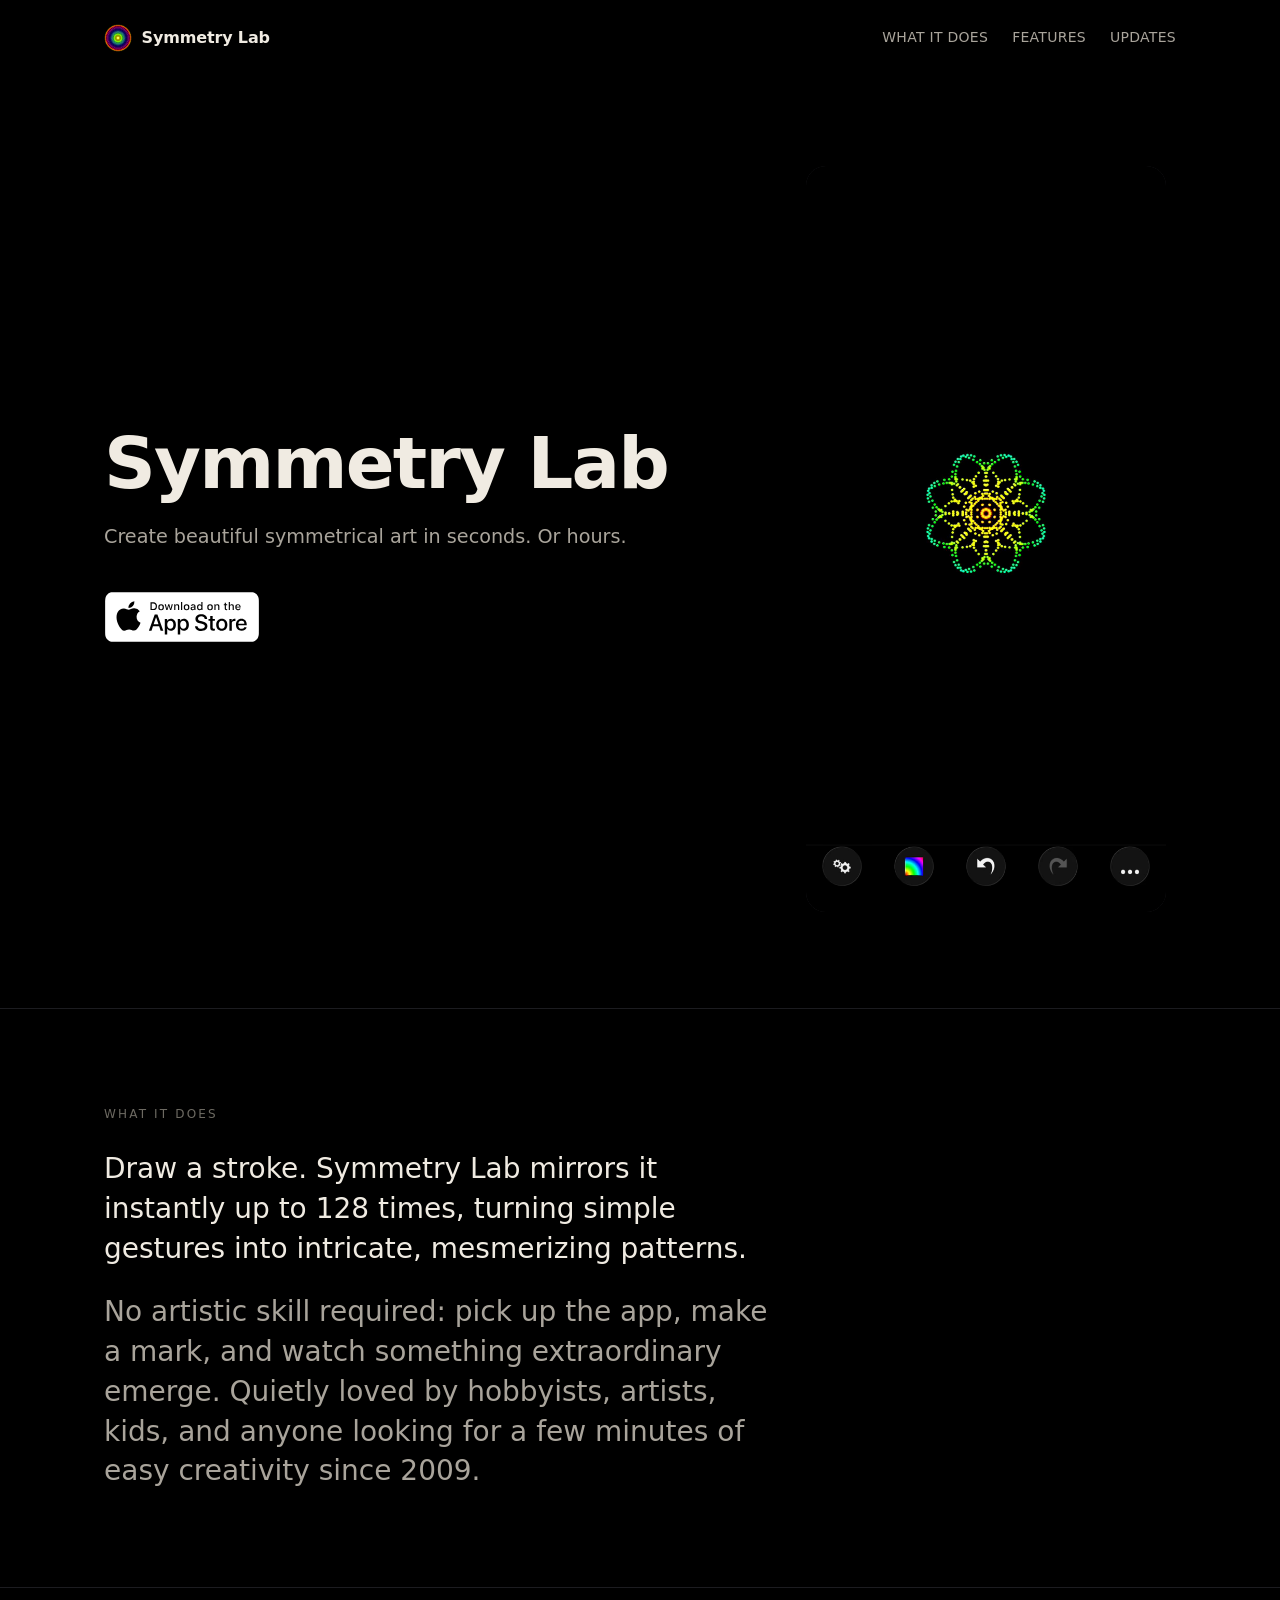
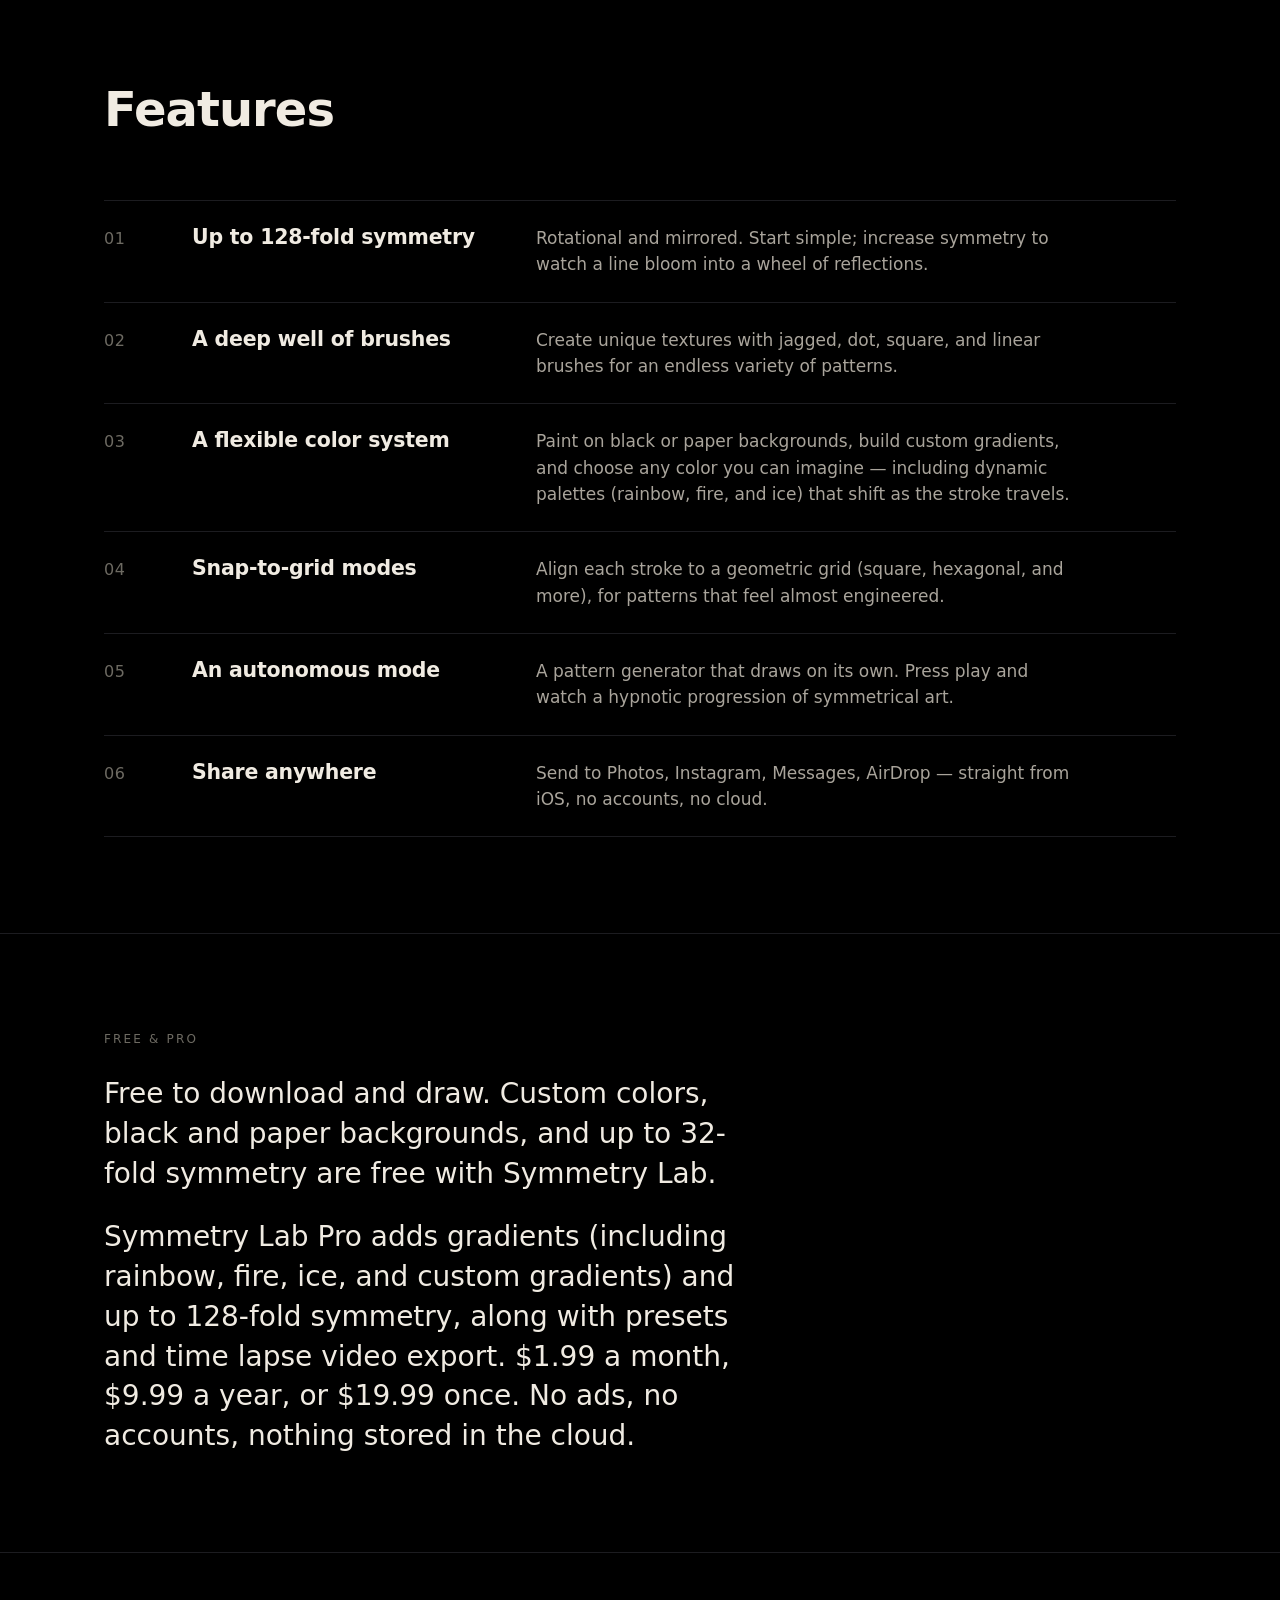
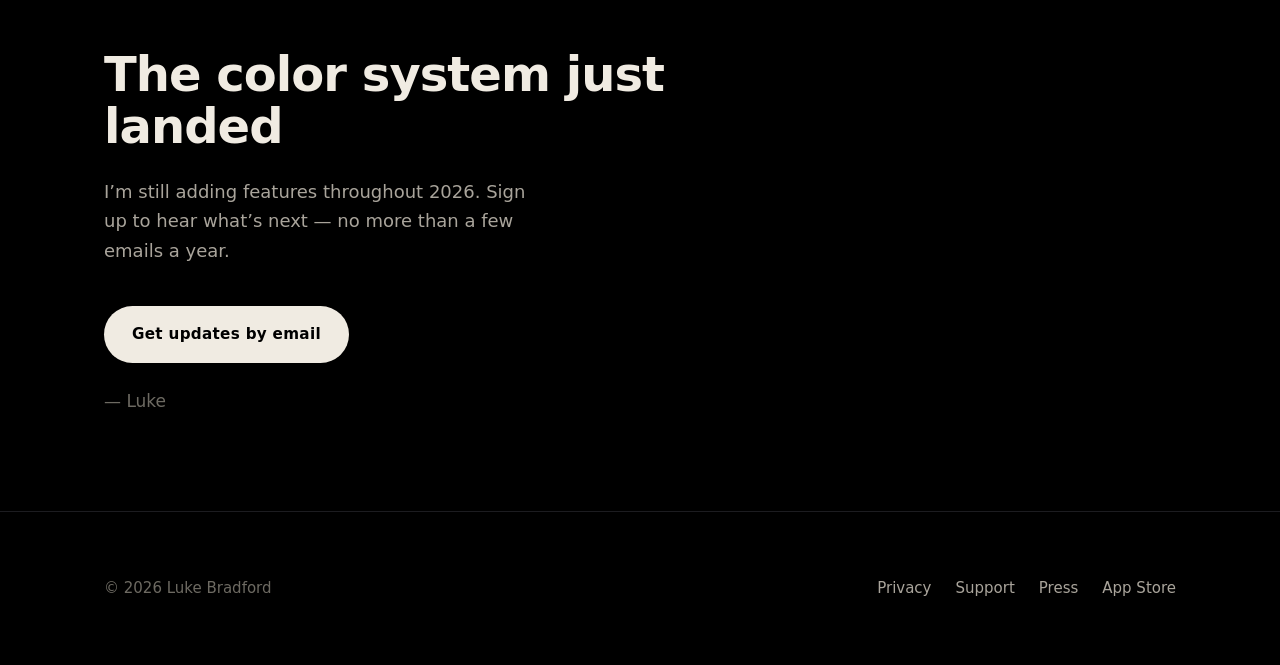
<file: index.html>
<!doctype html>
<html lang="en">
<head>
  <meta charset="UTF-8">
  <meta name="viewport" content="width=device-width, initial-scale=1.0">
  <title>Symmetry Lab — Create beautiful symmetrical art</title>
  <meta name="description" content="An iOS drawing app that turns simple strokes into intricate symmetrical patterns. Up to 128-fold symmetry, an all-new color system with custom gradients, and no artistic skill required.">

  <meta property="og:title" content="Symmetry Lab">
  <meta property="og:description" content="Create beautiful symmetrical art in seconds. Or hours.">
  <meta property="og:image" content="https://symmetrylab.app/assets/images/og-image.png?v=2">
  <meta property="og:url" content="https://symmetrylab.app">
  <meta property="og:type" content="website">
  <meta name="twitter:card" content="summary_large_image">
  <meta name="twitter:title" content="Symmetry Lab">
  <meta name="twitter:description" content="Create beautiful symmetrical art in seconds. Or hours.">
  <meta name="twitter:image" content="https://symmetrylab.app/assets/images/og-image.png?v=2">
  <meta name="theme-color" content="#000000">

  <link rel="canonical" href="https://symmetrylab.app">
  <link rel="icon" href="/assets/images/favicon.ico">
  <link rel="icon" type="image/png" sizes="32x32" href="/assets/images/icon-32.png">
  <link rel="apple-touch-icon" href="/assets/images/icon-180.png">

  <link rel="preconnect" href="https://symmetry-lab.kit.com" crossorigin>
  <link rel="dns-prefetch" href="https://symmetry-lab.kit.com">
  <link rel="stylesheet" href="/assets/css/style.css">
</head>
<body>

<a class="sr-only" href="#main">Skip to content</a>

<header class="site-header">
  <div class="container">
    <a class="site-header__brand" href="/">
      <img src="/assets/images/icon.png" alt="" width="28" height="28">
      <span>Symmetry Lab</span>
    </a>
    <nav class="site-header__nav" aria-label="Primary">
      <a href="#what">What it does</a>
      <a href="#features">Features</a>
      <a href="#signup">Updates</a>
    </nav>
  </div>
</header>

<main id="main">

  <!-- HERO -->
  <section class="hero">
    <div class="container">
      <div class="hero__grid">
        <div class="hero__lede">
          <h1 class="hero__title wordmark">Symmetry Lab</h1>
          <p class="hero__tagline">
            Create beautiful symmetrical art in seconds. Or hours.
          </p>
          <a class="app-store-badge"
             href="https://apps.apple.com/app/id327084738?pt=264080&amp;ct=web_home_hero&amp;mt=8"
             data-ct="web_home_hero"
             target="_blank"
             rel="noopener"
             aria-label="Download Symmetry Lab on the App Store">
            <img src="/assets/images/app-store-badge.svg" alt="Download on the App Store" width="156" height="52">
          </a>
        </div>
        <div class="hero__video-wrap">
          <video
            autoplay muted loop playsinline
            poster="/assets/images/video-poster.jpg"
            preload="metadata"
            aria-label="A brief recording of Symmetry Lab in use — simple strokes forming intricate symmetrical patterns.">
            <source src="/assets/video/clip.webm" type="video/webm">
            <source src="/assets/video/clip.mp4"  type="video/mp4">
          </video>
        </div>
      </div>
    </div>
  </section>

  <!-- WHAT IT DOES -->
  <section id="what" class="about">
    <div class="container">
      <p class="about__eyebrow">What it does</p>
      <p class="about__lead">
        Draw a stroke. Symmetry Lab mirrors it instantly up to 128 times,
        turning simple gestures into intricate, mesmerizing patterns.
      </p>
      <p class="about__lead">
        No artistic skill required: pick up the app, make a mark, and watch
        something extraordinary emerge. Quietly loved by hobbyists, artists,
        kids, and anyone looking for a few minutes of easy creativity
        since 2009.
      </p>
    </div>
  </section>

  <!-- FEATURES -->
  <section id="features" class="features">
    <div class="container">
      <h2 class="features__heading">Features</h2>
      <ol class="features__list">
        <li class="features__item">
          <span class="features__num">01</span>
          <div class="features__body">
            <h3 class="features__title">Up to 128-fold symmetry</h3>
            <p class="features__desc">Rotational and mirrored. Start simple; increase symmetry to watch a line bloom into a wheel of reflections.</p>
          </div>
        </li>
        <li class="features__item">
          <span class="features__num">02</span>
          <div class="features__body">
            <h3 class="features__title">A deep well of brushes</h3>
            <p class="features__desc">Create unique textures with jagged, dot, square, and linear brushes for an endless variety of patterns.</p>
          </div>
        </li>
        <li class="features__item">
          <span class="features__num">03</span>
          <div class="features__body">
            <h3 class="features__title">A flexible color system</h3>
            <p class="features__desc">Paint on black or paper backgrounds, build custom gradients, and choose any color you can imagine — including dynamic palettes (rainbow, fire, and ice) that shift as the stroke travels.</p>
          </div>
        </li>
        <li class="features__item">
          <span class="features__num">04</span>
          <div class="features__body">
            <h3 class="features__title">Snap-to-grid modes</h3>
            <p class="features__desc">Align each stroke to a geometric grid (square, hexagonal, and more), for patterns that feel almost engineered.</p>
          </div>
        </li>
        <li class="features__item">
          <span class="features__num">05</span>
          <div class="features__body">
            <h3 class="features__title">An autonomous mode</h3>
            <p class="features__desc">A pattern generator that draws on its own. Press play and watch a hypnotic progression of symmetrical art.</p>
          </div>
        </li>
        <li class="features__item">
          <span class="features__num">06</span>
          <div class="features__body">
            <h3 class="features__title">Share anywhere</h3>
            <p class="features__desc">Send to Photos, Instagram, Messages, AirDrop — straight from iOS, no accounts, no cloud.</p>
          </div>
        </li>
      </ol>
    </div>
  </section>

  <!-- PRICING -->
  <section class="about">
    <div class="container">
      <p class="about__eyebrow">Free &amp; Pro</p>
      <p class="about__lead">
        Free to download and draw. Custom colors, black and paper backgrounds, and up
        to 32-fold symmetry are free with Symmetry Lab.
      </p>
      <p class="about__lead about__lead--bright">Symmetry Lab Pro adds gradients
        (including rainbow, fire, ice, and custom gradients) and up to 128-fold symmetry,
        along with presets and time lapse video export.
        $1.99 a month, $9.99 a year, or $19.99 once. No ads, no accounts, nothing stored
        in the cloud.
      </p>
    </div>
  </section>

  <!-- SIGNUP -->
  <section id="signup" class="signup">
    <div class="container">
      <div class="signup__inner" data-signup>
        <h2 class="signup__heading">The color system just landed</h2>
        <p class="signup__copy">
          I’m still adding features throughout 2026. Sign up to hear what’s next —
          no more than a few emails a year.
        </p>
        <a class="signup-btn"
           data-formkit-toggle="cb0bc8368b"
           href="https://symmetry-lab.kit.com/cb0bc8368b">
          Get updates by email
        </a>
        <p class="signup__sign">— Luke</p>
      </div>
    </div>
  </section>

</main>

<footer class="site-footer">
  <div class="container">
    <p>© 2026 Luke Bradford</p>
    <nav class="site-footer__links" aria-label="Site">
      <a href="/privacy.html">Privacy</a>
      <a href="/support.html">Support</a>
      <a href="/press/">Press</a>
      <a href="https://apps.apple.com/app/id327084738?pt=264080&amp;ct=web_home_footer&amp;mt=8" data-ct="web_home_footer" target="_blank" rel="noopener">App Store</a>
    </nav>
  </div>
</footer>

<script src="/assets/js/main.js" defer></script>
</body>
</html>
</file>
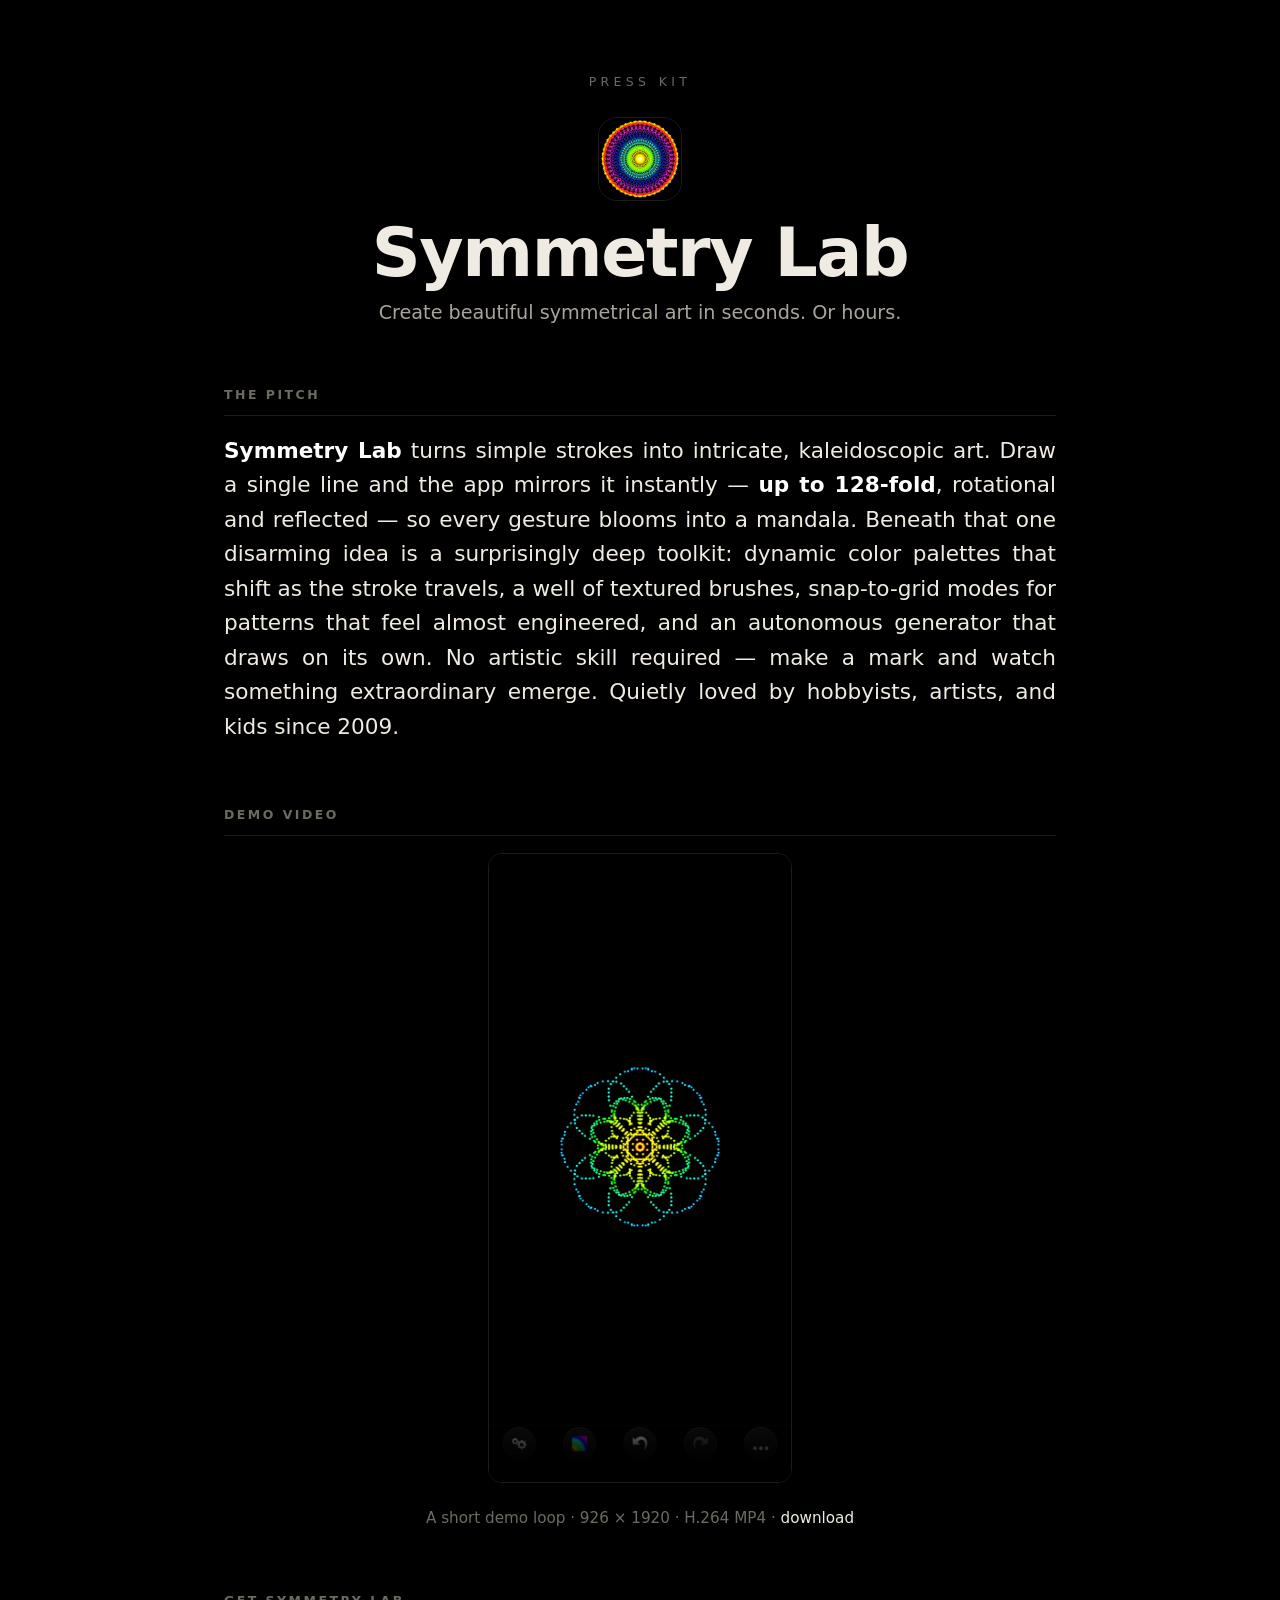
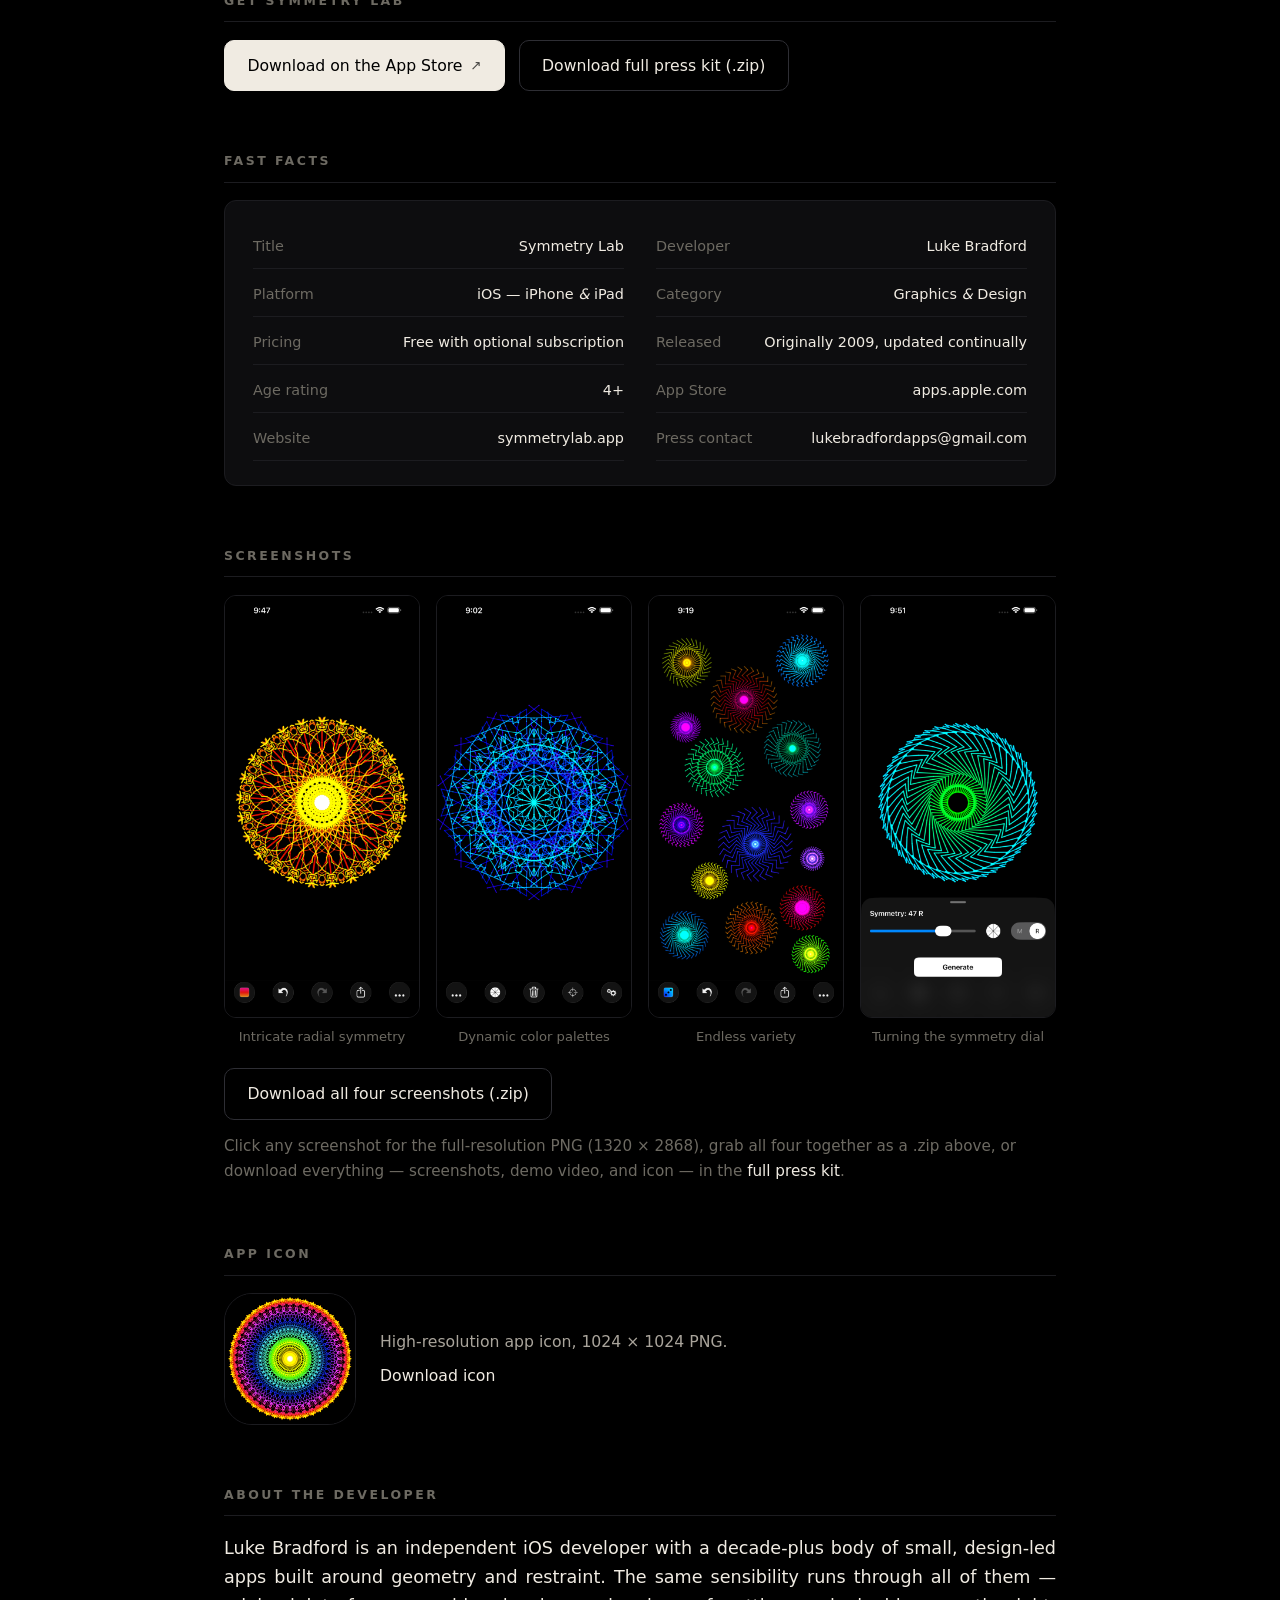
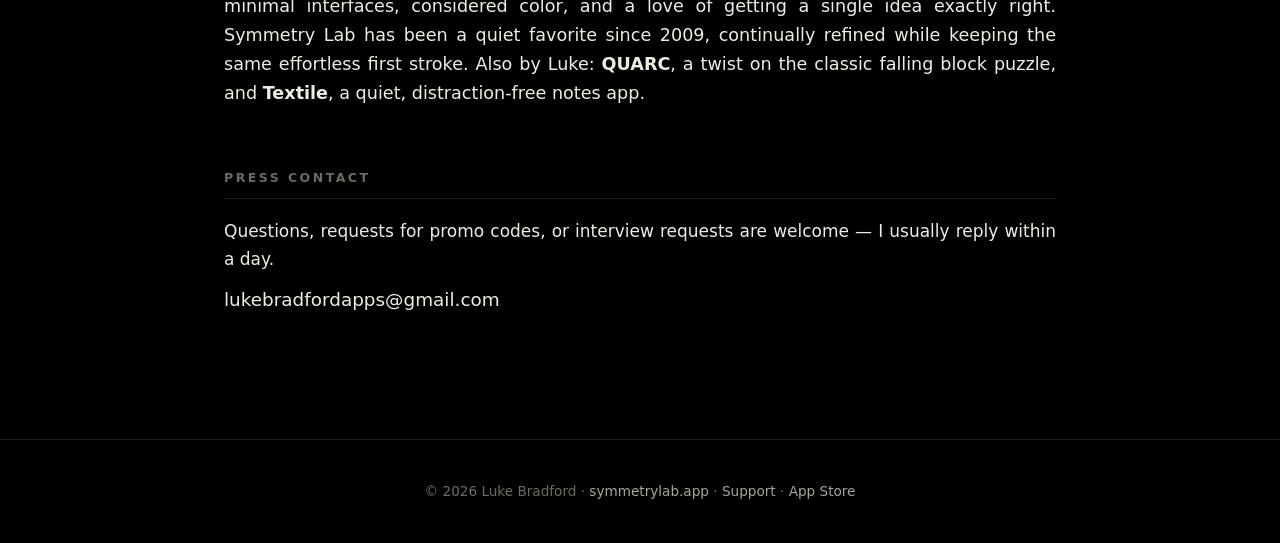
<file: press/index.html>
<!doctype html>
<html lang="en">
<head>
    <meta charset="UTF-8">
    <meta name="viewport" content="width=device-width, initial-scale=1.0">
    <title>Symmetry Lab — Press Kit</title>
    <meta name="description" content="Press kit for Symmetry Lab, an iOS app that turns simple strokes into intricate symmetrical art. Pitch, screenshots, demo video, app icon, and developer info — everything you need to write about the app.">
    <link rel="canonical" href="https://symmetrylab.app/press/">
    <link rel="icon" href="/assets/images/favicon.ico">
    <link rel="apple-touch-icon" href="/assets/images/icon-180.png">

    <!-- Social / link previews (this page gets shared between editors) -->
    <meta property="og:type" content="website">
    <meta property="og:url" content="https://symmetrylab.app/press/">
    <meta property="og:title" content="Symmetry Lab — Press Kit">
    <meta property="og:description" content="An iOS app that turns simple strokes into intricate symmetrical art. Pitch, screenshots, demo video, icon, and contact — all in one place.">
    <meta property="og:image" content="https://symmetrylab.app/assets/images/og-image.png?v=2">
    <meta name="twitter:card" content="summary_large_image">
    <meta name="twitter:title" content="Symmetry Lab — Press Kit">
    <meta name="twitter:description" content="Everything you need to write about Symmetry Lab.">
    <meta name="twitter:image" content="https://symmetrylab.app/assets/images/og-image.png?v=2">
    <meta name="theme-color" content="#000000">

    <style>
        * { margin: 0; padding: 0; box-sizing: border-box; }

        :root {
            --bg:          #000000;
            --card:        #0d0d0f;
            --ink:         #f0ebe2;
            --ink-dim:     #a9a49b;
            --ink-muted:   #6d6a62;
            --rule:        #1c1c20;
            --rule-strong: #2e2e34;

            --font-display: -apple-system, BlinkMacSystemFont, "SF Pro Display", "Segoe UI", system-ui, sans-serif;
            --font-body:    -apple-system, BlinkMacSystemFont, "SF Pro Text", "Segoe UI", system-ui, sans-serif;
        }

        html { scroll-behavior: smooth; }
        @media (prefers-reduced-motion: reduce) { html { scroll-behavior: auto; } }

        body {
            font-family: var(--font-body);
            background: var(--bg);
            color: var(--ink);
            min-height: 100vh;
            font-size: 1.0625rem;
            line-height: 1.65;
            -webkit-font-smoothing: antialiased;
            -moz-osx-font-smoothing: grayscale;
            text-rendering: optimizeLegibility;
        }

        a { color: var(--ink); text-decoration: none; text-underline-offset: 0.2em; }
        a:hover { text-decoration: underline; text-decoration-color: var(--ink-dim); }
        ::selection { background: var(--ink); color: var(--bg); }

        /* ---------- header ---------- */
        header {
            text-align: center;
            padding: 4.5rem 1.5rem 1rem;
        }
        header .eyebrow {
            font-family: var(--font-display);
            font-size: 0.78rem;
            letter-spacing: 0.35em;
            text-transform: uppercase;
            color: var(--ink-muted);
            margin-bottom: 1.5rem;
        }
        header .app-icon {
            display: block;
            width: 84px;
            height: 84px;
            margin: 0 auto 1.1rem;
            border-radius: 19px;
            border: 1px solid var(--rule);
        }
        header .wordmark {
            font-family: var(--font-display);
            font-weight: 600;
            letter-spacing: -0.02em;
            font-size: clamp(2.75rem, 7vw, 4.25rem);
            line-height: 1.02;
        }
        header .tagline {
            font-size: 1.2rem;
            color: var(--ink-dim);
            margin-top: 0.6rem;
        }

        /* ---------- layout ---------- */
        main {
            max-width: 880px;
            margin: 0 auto;
            padding: 2.5rem 1.5rem 4rem;
        }
        section { margin-bottom: 3.75rem; }

        h2 {
            font-family: var(--font-display);
            font-size: 0.78rem;
            font-weight: 600;
            letter-spacing: 0.2em;
            text-transform: uppercase;
            color: var(--ink-muted);
            margin-bottom: 1.1rem;
            padding-bottom: 0.6rem;
            border-bottom: 1px solid var(--rule);
        }

        .pitch {
            font-size: 1.35rem;
            line-height: 1.6;
            color: var(--ink);
            text-align: justify;
        }
        .pitch strong { color: #fff; font-weight: 600; }

        /* italic ampersand */
        .amp {
            font-style: italic;
            font-weight: 400;
        }

        /* ---------- buttons ---------- */
        .actions {
            display: flex;
            flex-wrap: wrap;
            gap: 0.85rem;
            margin-top: 0.5rem;
        }
        .btn {
            font-family: var(--font-display);
            display: inline-flex;
            align-items: center;
            gap: 0.5rem;
            padding: 0.75rem 1.4rem;
            border: 1px solid var(--rule-strong);
            border-radius: 10px;
            color: var(--ink);
            font-size: 0.98rem;
            font-weight: 500;
            transition: background 0.2s, border-color 0.2s, color 0.2s;
        }
        .btn:hover { text-decoration: none; }
        .btn-primary { background: var(--ink); color: #000; border-color: var(--ink); }
        .btn-primary:hover { background: #fff; border-color: #fff; }
        .btn-ghost:hover { background: #14141a; border-color: #4a4a55; }
        .btn .arrow { font-size: 0.85em; opacity: 0.7; }

        /* ---------- fast facts ---------- */
        .facts {
            display: grid;
            grid-template-columns: repeat(auto-fit, minmax(240px, 1fr));
            gap: 0.25rem 2rem;
            background: var(--card);
            border: 1px solid var(--rule);
            border-radius: 12px;
            padding: 1.5rem 1.75rem;
        }
        .facts .row {
            display: flex;
            flex-wrap: wrap;
            justify-content: space-between;
            gap: 0.15rem 1rem;
            padding: 0.6rem 0;
            border-bottom: 1px solid var(--rule);
        }
        .facts .row .k { font-family: var(--font-display); color: var(--ink-muted); font-size: 0.9rem; white-space: nowrap; }
        .facts .row .v { color: var(--ink); font-size: 0.9rem; text-align: right; min-width: 0; overflow-wrap: anywhere; }

        /* ---------- screenshots ---------- */
        .shots {
            display: grid;
            grid-template-columns: repeat(auto-fit, minmax(170px, 1fr));
            gap: 1rem;
        }
        .shots figure { margin: 0; display: flex; flex-direction: column; gap: 0.5rem; }
        .shots a {
            display: block;
            border-radius: 12px;
            overflow: hidden;
            border: 1px solid var(--rule);
            transition: border-color 0.2s, transform 0.2s;
        }
        .shots a:hover { border-color: #4a4a55; transform: translateY(-2px); }
        .shots img { display: block; width: 100%; height: auto; }
        .shots figcaption { font-family: var(--font-display); font-size: 0.82rem; color: var(--ink-muted); text-align: center; }
        .hint { font-size: 0.95rem; color: var(--ink-muted); margin-top: 0.9rem; }

        /* ---------- video ---------- */
        .video-wrap { text-align: center; }
        video {
            max-width: 100%;
            max-height: 70vh;
            border-radius: 14px;
            border: 1px solid var(--rule);
            background: #000;
        }

        /* ---------- icon ---------- */
        .icon-block {
            display: flex;
            align-items: center;
            gap: 1.5rem;
            flex-wrap: wrap;
        }
        .icon-block img {
            width: 132px;
            height: 132px;
            border-radius: 28px;
            border: 1px solid var(--rule);
        }
        .icon-block .meta { color: var(--ink-dim); font-size: 0.98rem; }
        .icon-block .meta a { display: inline-block; margin-top: 0.5rem; }

        /* ---------- developer / contact ---------- */
        .bio { font-size: 1.1rem; color: var(--ink); text-align: justify; }
        #contact p { text-align: justify; }
        .contact-email { font-family: var(--font-display); font-size: 1.15rem; font-weight: 500; }

        footer {
            font-family: var(--font-display);
            text-align: center;
            padding: 2.5rem 1.5rem;
            font-size: 0.85rem;
            color: var(--ink-muted);
            border-top: 1px solid var(--rule);
        }
        footer a { color: var(--ink-dim); }

        @media (max-width: 520px) {
            header { padding-top: 3rem; }
            .pitch { font-size: 1.15rem; }
        }
    </style>
</head>
<body>
    <header>
        <p class="eyebrow">Press Kit</p>
        <img class="app-icon" src="assets/symmetry-lab-app-icon-1024.png" alt="Symmetry Lab app icon" width="84" height="84">
        <h1 class="wordmark">Symmetry Lab</h1>
        <p class="tagline">Create beautiful symmetrical art in seconds. Or hours.</p>
    </header>

    <main>
        <!-- One-paragraph pitch -->
        <section id="pitch">
            <h2>The Pitch</h2>
            <p class="pitch"><strong>Symmetry Lab</strong> turns simple strokes into intricate, kaleidoscopic art. Draw a single line and the app mirrors it instantly — <strong>up to 128-fold</strong>, rotational and reflected — so every gesture blooms into a mandala. Beneath that one disarming idea is a surprisingly deep toolkit: dynamic color palettes that shift as the stroke travels, a well of textured brushes, snap-to-grid modes for patterns that feel almost engineered, and an autonomous generator that draws on its own. No artistic skill required — make a mark and watch something extraordinary emerge. Quietly loved by hobbyists, artists, and kids since 2009.</p>
        </section>

        <!-- Demo video -->
        <section id="video">
            <h2>Demo Video</h2>
            <div class="video-wrap">
                <video controls autoplay muted loop playsinline preload="auto" poster="assets/symmetry-lab-demo-poster.jpg">
                    <source src="assets/symmetry-lab-demo.mp4" type="video/mp4">
                    <p>Your browser can't play this clip inline. <a href="assets/symmetry-lab-demo.mp4">Download the demo video (MP4)</a>.</p>
                </video>
                <p class="hint">A short demo loop · 926 × 1920 · H.264 MP4 · <a href="assets/symmetry-lab-demo.mp4" download>download</a></p>
            </div>
        </section>

        <!-- Download / links -->
        <section id="get">
            <h2>Get Symmetry Lab</h2>
            <div class="actions">
                <a class="btn btn-primary" href="https://apps.apple.com/app/id327084738?pt=264080&amp;ct=web_press&amp;mt=8" data-ct="web_press">Download on the App Store <span class="arrow">↗</span></a>
                <a class="btn btn-ghost" href="symmetry-lab-press-kit.zip" download>Download full press kit (.zip)</a>
            </div>
        </section>

        <!-- Fast facts -->
        <section id="facts">
            <h2>Fast Facts</h2>
            <div class="facts">
                <div class="row"><span class="k">Title</span> <span class="v">Symmetry Lab</span></div>
                <div class="row"><span class="k">Developer</span> <span class="v">Luke Bradford</span></div>
                <div class="row"><span class="k">Platform</span> <span class="v">iOS — iPhone <span class="amp">&amp;</span> iPad</span></div>
                <div class="row"><span class="k">Category</span> <span class="v">Graphics <span class="amp">&amp;</span> Design</span></div>
                <div class="row"><span class="k">Pricing</span> <span class="v">Free with optional subscription</span></div>
                <div class="row"><span class="k">Released</span> <span class="v">Originally 2009, updated continually</span></div>
                <div class="row"><span class="k">Age rating</span> <span class="v">4+</span></div>
                <div class="row"><span class="k">App Store</span> <span class="v"><a href="https://apps.apple.com/app/id327084738?pt=264080&amp;ct=web_press&amp;mt=8" data-ct="web_press">apps.apple.com</a></span></div>
                <div class="row"><span class="k">Website</span> <span class="v"><a href="https://symmetrylab.app">symmetrylab.app</a></span></div>
                <div class="row"><span class="k">Press contact</span> <span class="v"><a href="mailto:lukebradfordapps@gmail.com">lukebradfordapps@gmail.com</a></span></div>
            </div>
        </section>

        <!-- Screenshots -->
        <section id="screenshots">
            <h2>Screenshots</h2>
            <div class="shots">
                <figure>
                    <a href="assets/screenshots/symmetry-lab-01-radial.png" target="_blank" rel="noopener">
                        <img src="assets/screenshots/symmetry-lab-01-radial.png" alt="Symmetry Lab — an intricate orange-and-yellow radial mandala on black" loading="lazy">
                    </a>
                    <figcaption>Intricate radial symmetry</figcaption>
                </figure>
                <figure>
                    <a href="assets/screenshots/symmetry-lab-02-color.png" target="_blank" rel="noopener">
                        <img src="assets/screenshots/symmetry-lab-02-color.png" alt="Symmetry Lab — a cool blue crystalline mandala" loading="lazy">
                    </a>
                    <figcaption>Dynamic color palettes</figcaption>
                </figure>
                <figure>
                    <a href="assets/screenshots/symmetry-lab-03-variety.png" target="_blank" rel="noopener">
                        <img src="assets/screenshots/symmetry-lab-03-variety.png" alt="Symmetry Lab — a field of many small multicolored pinwheel patterns" loading="lazy">
                    </a>
                    <figcaption>Endless variety</figcaption>
                </figure>
                <figure>
                    <a href="assets/screenshots/symmetry-lab-04-symmetry-dial.png" target="_blank" rel="noopener">
                        <img src="assets/screenshots/symmetry-lab-04-symmetry-dial.png" alt="Symmetry Lab — a cyan-and-green pattern with the symmetry dial set to 47-fold" loading="lazy">
                    </a>
                    <figcaption>Turning the symmetry dial</figcaption>
                </figure>
            </div>
            <div class="actions" style="margin-top:1.25rem;">
                <a class="btn btn-ghost" href="symmetry-lab-screenshots.zip" download>Download all four screenshots (.zip)</a>
            </div>
            <p class="hint">Click any screenshot for the full-resolution PNG (1320 × 2868), grab all four together as a .zip above, or download everything — screenshots, demo video, and icon — in the <a href="symmetry-lab-press-kit.zip" download>full press kit</a>.</p>
        </section>

        <!-- App icon -->
        <section id="icon">
            <h2>App Icon</h2>
            <div class="icon-block">
                <img src="assets/symmetry-lab-app-icon-1024.png" alt="Symmetry Lab app icon">
                <div class="meta">
                    High-resolution app icon, 1024 × 1024 PNG.<br>
                    <a href="assets/symmetry-lab-app-icon-1024.png" download>Download icon</a>
                </div>
            </div>
        </section>

        <!-- Developer -->
        <section id="developer">
            <h2>About the Developer</h2>
            <p class="bio">Luke Bradford is an independent iOS developer with a decade-plus body of small, design-led apps built around geometry and restraint. The same sensibility runs through all of them — minimal interfaces, considered color, and a love of getting a single idea exactly right. Symmetry Lab has been a quiet favorite since 2009, continually refined while keeping the same effortless first stroke. Also by Luke: <a href="https://quarc.app" style="font-weight:600">QUARC</a>, a twist on the classic falling block puzzle, and <a href="https://apps.apple.com/us/app/textile-minimal-notes/id1304075165" style="font-weight:600">Textile</a>, a quiet, distraction-free notes app.</p>
        </section>

        <!-- Contact -->
        <section id="contact">
            <h2>Press Contact</h2>
            <p>Questions, requests for promo codes, or interview requests are welcome — I usually reply within a day.</p>
            <p style="margin-top:0.75rem;"><a class="contact-email" href="mailto:lukebradfordapps@gmail.com">lukebradfordapps@gmail.com</a></p>
        </section>
    </main>

    <footer>
        &copy; 2026 Luke Bradford · <a href="https://symmetrylab.app">symmetrylab.app</a> · <a href="/support.html">Support</a> · <a href="https://apps.apple.com/app/id327084738?pt=264080&amp;ct=web_press&amp;mt=8" data-ct="web_press">App Store</a>
    </footer>
</body>
</html>
</file>
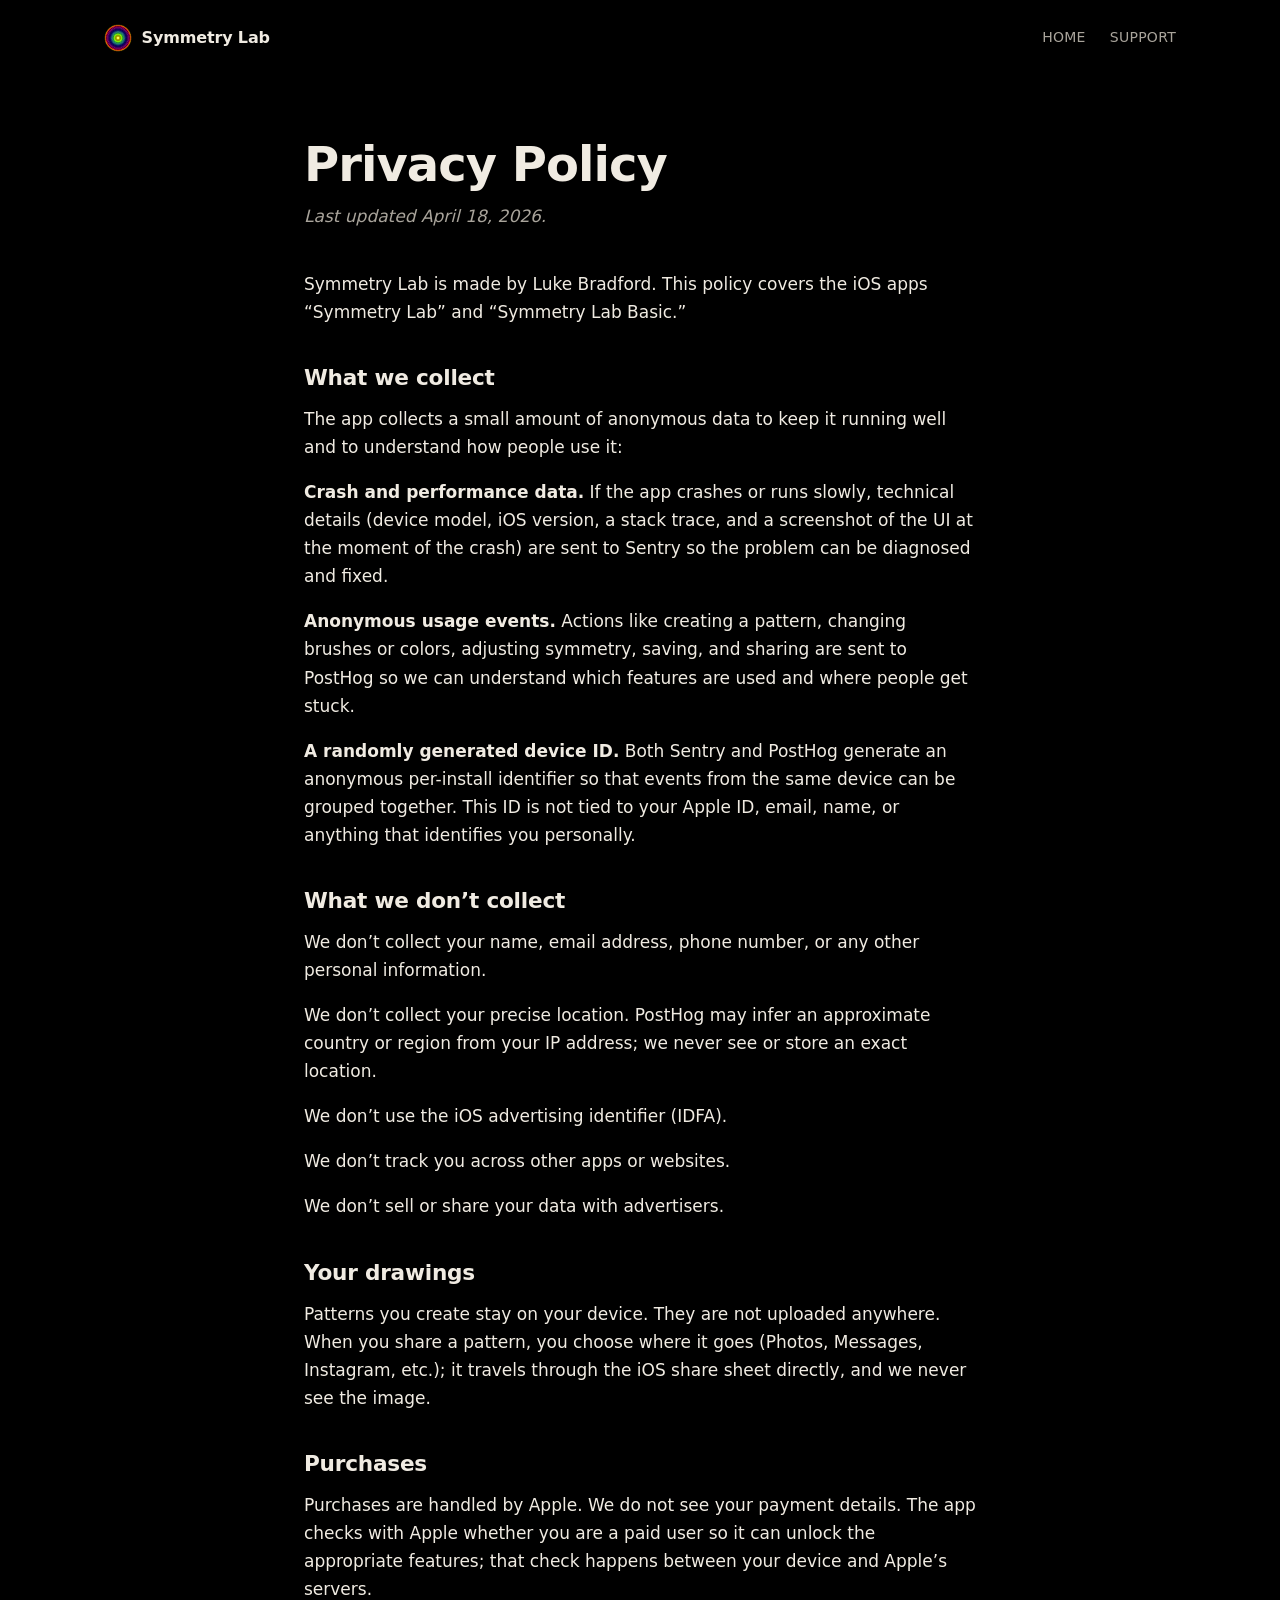
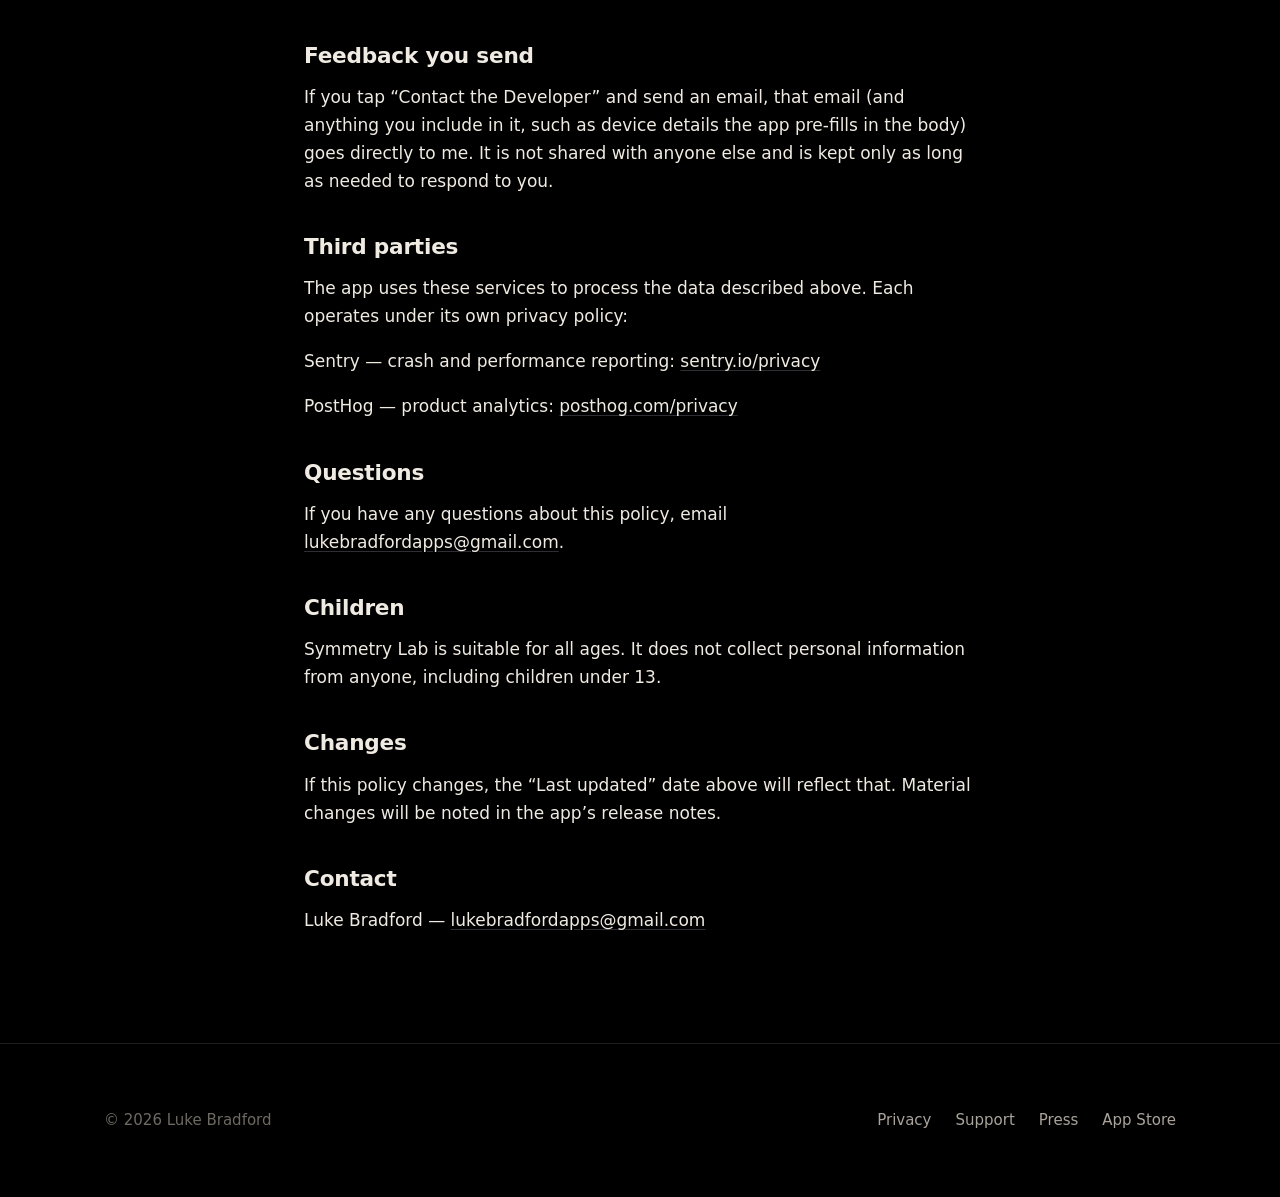
<file: privacy.html>
<!doctype html>
<html lang="en">
<head>
  <meta charset="UTF-8">
  <meta name="viewport" content="width=device-width, initial-scale=1.0">
  <title>Privacy Policy — Symmetry Lab</title>
  <meta name="description" content="Symmetry Lab privacy policy — what the iOS apps collect, what they don’t, and how to get in touch.">
  <meta name="theme-color" content="#000000">

  <link rel="canonical" href="https://symmetrylab.app/privacy.html">
  <link rel="icon" href="/assets/images/favicon.ico">
  <link rel="icon" type="image/png" sizes="32x32" href="/assets/images/icon-32.png">
  <link rel="apple-touch-icon" href="/assets/images/icon-180.png">

  <link rel="stylesheet" href="/assets/css/style.css">
</head>
<body>

<a class="sr-only" href="#main">Skip to content</a>

<header class="site-header">
  <div class="container">
    <a class="site-header__brand" href="/">
      <img src="/assets/images/icon.png" alt="" width="28" height="28">
      <span>Symmetry Lab</span>
    </a>
    <nav class="site-header__nav" aria-label="Primary">
      <a href="/">Home</a>
      <a href="/support.html">Support</a>
    </nav>
  </div>
</header>

<main id="main" class="reading">
  <div class="container">
    <div class="reading__inner">

      <h1>Privacy Policy</h1>
      <p class="lede">Last updated April 18, 2026.</p>

      <p>Symmetry Lab is made by Luke Bradford. This policy covers the iOS apps
        “Symmetry Lab” and “Symmetry Lab Basic.”</p>

      <h2>What we collect</h2>
      <p>The app collects a small amount of anonymous data to keep it running
        well and to understand how people use it:</p>
      <p><strong>Crash and performance data.</strong> If the app crashes or runs
        slowly, technical details (device model, iOS version, a stack trace,
        and a screenshot of the UI at the moment of the crash) are sent to
        Sentry so the problem can be diagnosed and fixed.</p>
      <p><strong>Anonymous usage events.</strong> Actions like creating a
        pattern, changing brushes or colors, adjusting symmetry, saving, and
        sharing are sent to PostHog so we can understand which features are
        used and where people get stuck.</p>
      <p><strong>A randomly generated device ID.</strong> Both Sentry and
        PostHog generate an anonymous per-install identifier so that events
        from the same device can be grouped together. This ID is not tied to
        your Apple ID, email, name, or anything that identifies you
        personally.</p>

      <h2>What we don’t collect</h2>
      <p>We don’t collect your name, email address, phone number, or any other
        personal information.</p>
      <p>We don’t collect your precise location. PostHog may infer an
        approximate country or region from your IP address; we never see or
        store an exact location.</p>
      <p>We don’t use the iOS advertising identifier (IDFA).</p>
      <p>We don’t track you across other apps or websites.</p>
      <p>We don’t sell or share your data with advertisers.</p>

      <h2>Your drawings</h2>
      <p>Patterns you create stay on your device. They are not uploaded
        anywhere. When you share a pattern, you choose where it goes (Photos,
        Messages, Instagram, etc.); it travels through the iOS share sheet
        directly, and we never see the image.</p>

      <h2>Purchases</h2>
      <p>Purchases are handled by Apple. We do not see your payment details.
        The app checks with Apple whether you are a paid user so it can unlock
        the appropriate features; that check happens between your device and
        Apple’s servers.</p>

      <h2>Feedback you send</h2>
      <p>If you tap “Contact the Developer” and send an email, that email (and
        anything you include in it, such as device details the app pre-fills
        in the body) goes directly to me. It is not shared with anyone else
        and is kept only as long as needed to respond to you.</p>

      <h2>Third parties</h2>
      <p>The app uses these services to process the data described above. Each
        operates under its own privacy policy:</p>
      <p>Sentry — crash and performance reporting:
        <a href="https://sentry.io/privacy/" target="_blank" rel="noopener">sentry.io/privacy</a></p>
      <p>PostHog — product analytics:
        <a href="https://posthog.com/privacy" target="_blank" rel="noopener">posthog.com/privacy</a></p>

      <h2>Questions</h2>
      <p>If you have any questions about this policy, email
        <a href="mailto:lukebradfordapps@gmail.com">lukebradfordapps@gmail.com</a>.</p>

      <h2>Children</h2>
      <p>Symmetry Lab is suitable for all ages. It does not collect personal
        information from anyone, including children under 13.</p>

      <h2>Changes</h2>
      <p>If this policy changes, the “Last updated” date above will reflect
        that. Material changes will be noted in the app’s release notes.</p>

      <h2>Contact</h2>
      <p>Luke Bradford — <a href="mailto:lukebradfordapps@gmail.com">lukebradfordapps@gmail.com</a></p>

    </div>
  </div>
</main>

<footer class="site-footer">
  <div class="container">
    <p>© 2026 Luke Bradford</p>
    <nav class="site-footer__links" aria-label="Site">
      <a href="/privacy.html">Privacy</a>
      <a href="/support.html">Support</a>
      <a href="/press/">Press</a>
      <a href="https://apps.apple.com/app/id327084738?pt=264080&amp;ct=web_privacy&amp;mt=8" data-ct="web_privacy" target="_blank" rel="noopener">App Store</a>
    </nav>
  </div>
</footer>

</body>
</html>
</file>
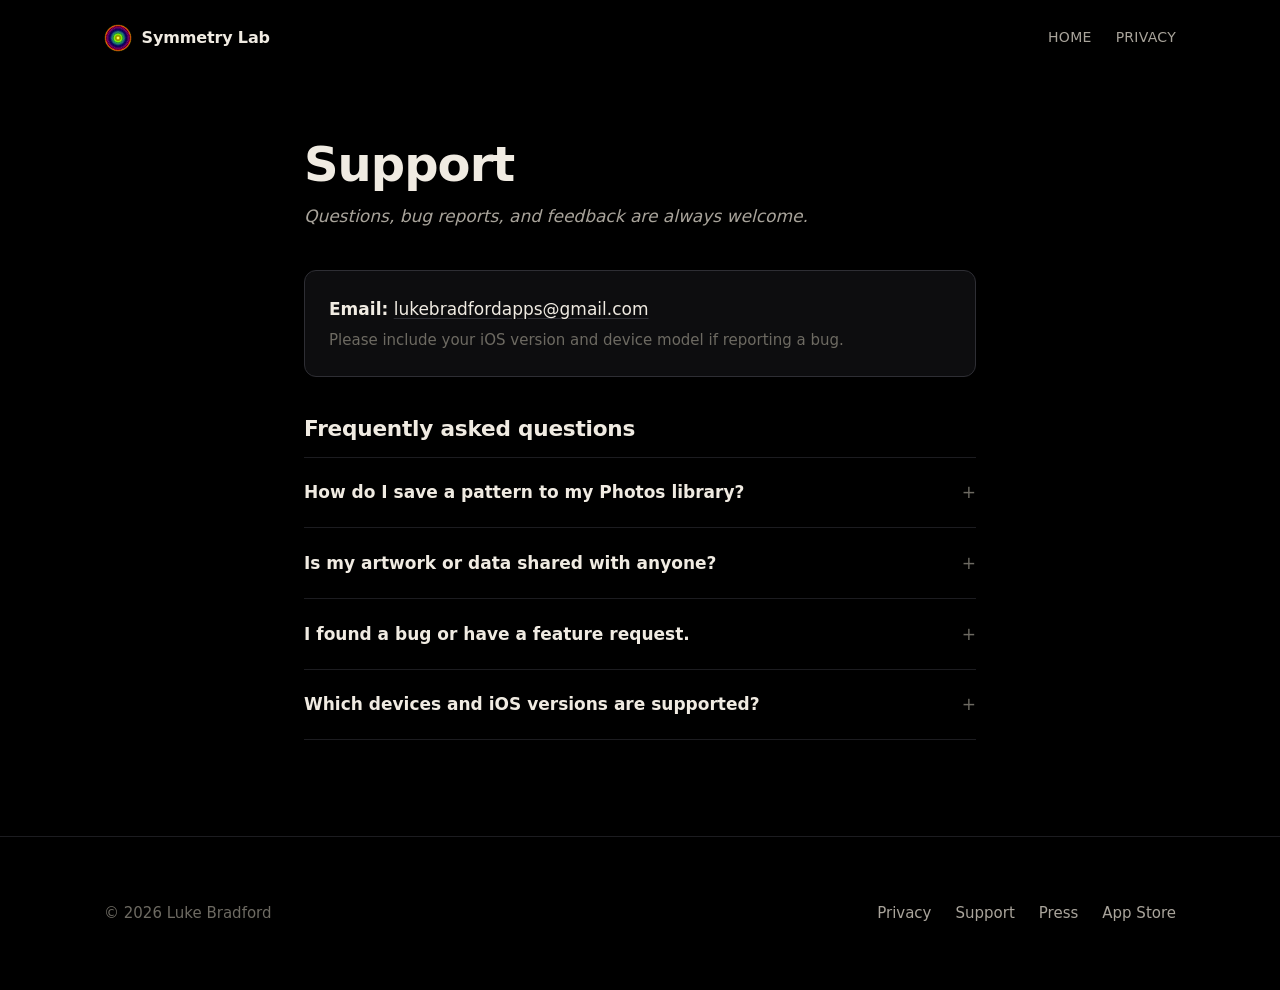
<file: support.html>
<!doctype html>
<html lang="en">
<head>
  <meta charset="UTF-8">
  <meta name="viewport" content="width=device-width, initial-scale=1.0">
  <title>Support — Symmetry Lab</title>
  <meta name="description" content="Symmetry Lab support — contact, bug reports, and frequently asked questions.">
  <meta name="theme-color" content="#000000">

  <link rel="canonical" href="https://symmetrylab.app/support.html">
  <link rel="icon" href="/assets/images/favicon.ico">
  <link rel="icon" type="image/png" sizes="32x32" href="/assets/images/icon-32.png">
  <link rel="apple-touch-icon" href="/assets/images/icon-180.png">

  <link rel="stylesheet" href="/assets/css/style.css">
</head>
<body>

<a class="sr-only" href="#main">Skip to content</a>

<header class="site-header">
  <div class="container">
    <a class="site-header__brand" href="/">
      <img src="/assets/images/icon.png" alt="" width="28" height="28">
      <span>Symmetry Lab</span>
    </a>
    <nav class="site-header__nav" aria-label="Primary">
      <a href="/">Home</a>
      <a href="/privacy.html">Privacy</a>
    </nav>
  </div>
</header>

<main id="main" class="reading">
  <div class="container">
    <div class="reading__inner">

      <h1>Support</h1>
      <p class="lede">Questions, bug reports, and feedback are always welcome.</p>

      <div class="contact-block">
        <strong>Email:</strong>
        <a href="mailto:lukebradfordapps@gmail.com?subject=Symmetry%20Lab%20Support">lukebradfordapps@gmail.com</a>
        <span class="hint">Please include your iOS version and device model if reporting a bug.</span>
      </div>

      <h2>Frequently asked questions</h2>

      <details>
        <summary>How do I save a pattern to my Photos library?</summary>
        <p>Tap the share button and choose <em>Save Image</em> from the share
          sheet. The share sheet is also where you’ll find options to post to
          social apps, AirDrop, or save to Files.</p>
      </details>

      <details>
        <summary>Is my artwork or data shared with anyone?</summary>
        <p>No. Your patterns stay on your device unless you explicitly share
          them. See the <a href="/privacy.html">privacy policy</a> for full
          details.</p>
      </details>

      <details>
        <summary>I found a bug or have a feature request.</summary>
        <p>Please email me at
          <a href="mailto:lukebradfordapps@gmail.com?subject=Symmetry%20Lab%20Bug%20Report">lukebradfordapps@gmail.com</a>.
          Screenshots, screen recordings, and steps to reproduce are
          enormously helpful.</p>
      </details>

      <details>
        <summary>Which devices and iOS versions are supported?</summary>
        <p>Symmetry Lab runs on iPhone and iPad. Check the
          <a href="https://apps.apple.com/app/id327084738?pt=264080&amp;ct=web_support&amp;mt=8" data-ct="web_support" target="_blank" rel="noopener">App Store listing</a>
          for the current minimum iOS version.</p>
      </details>

    </div>
  </div>
</main>

<footer class="site-footer">
  <div class="container">
    <p>© 2026 Luke Bradford</p>
    <nav class="site-footer__links" aria-label="Site">
      <a href="/privacy.html">Privacy</a>
      <a href="/support.html">Support</a>
      <a href="/press/">Press</a>
      <a href="https://apps.apple.com/app/id327084738?pt=264080&amp;ct=web_support&amp;mt=8" data-ct="web_support" target="_blank" rel="noopener">App Store</a>
    </nav>
  </div>
</footer>

</body>
</html>
</file>
<file: assets/css/style.css>
/* -------------------------------------------------------------------------
   symmetrylab.app
   ------------------------------------------------------------------------- */

/* -- tokens ---------------------------------------------------------------- */

:root {
  --bg:           #000000;
  --bg-elev:      #0d0d0f;
  --ink:          #f0ebe2;
  --ink-dim:      #a9a49b;
  --ink-muted:    #6d6a62;
  --rule:         #1c1c20;
  --rule-strong:  #2e2e34;

  --font-display: -apple-system, BlinkMacSystemFont, "SF Pro Display", "SF Pro Text", "Segoe UI", system-ui, sans-serif;
  --font-body:    -apple-system, BlinkMacSystemFont, "SF Pro Text", "Segoe UI", system-ui, sans-serif;

  --space-1:  0.5rem;
  --space-2:  1rem;
  --space-3:  1.5rem;
  --space-4:  2.5rem;
  --space-5:  4rem;
  --space-6:  6rem;
  --space-7:  9rem;

  --measure:      42rem;  /* ~672px for long-form reading */
  --content-max: 72rem;   /* 1152px cap for sections */

  --radius-sm: 6px;
  --radius-md: 12px;
  --radius-lg: 20px;
}

/* -- reset ----------------------------------------------------------------- */

*, *::before, *::after { box-sizing: border-box; }
html { -webkit-text-size-adjust: 100%; }
body, h1, h2, h3, p, figure, blockquote, dl, dd { margin: 0; }
img, svg, video { display: block; max-width: 100%; height: auto; }
input, button, textarea { font: inherit; color: inherit; }
button { border: 0; background: none; cursor: pointer; }

/* -- base ------------------------------------------------------------------ */

html { scroll-behavior: smooth; }
@media (prefers-reduced-motion: reduce) {
  html { scroll-behavior: auto; }
}

body {
  margin: 0;
  background: var(--bg);
  color: var(--ink);
  font-family: var(--font-body);
  font-size: 1.0625rem;     /* 17px */
  line-height: 1.65;
  font-feature-settings: "kern", "liga", "calt";
  -webkit-font-smoothing: antialiased;
  -moz-osx-font-smoothing: grayscale;
  text-rendering: optimizeLegibility;
}

a {
  color: var(--ink);
  text-decoration: none;
  text-decoration-color: var(--rule-strong);
  text-underline-offset: 0.2em;
  transition: text-decoration-color 200ms ease, color 200ms ease;
}
a:hover { text-decoration: underline; text-decoration-color: var(--ink-dim); }

:focus-visible {
  outline: 2px solid var(--ink);
  outline-offset: 3px;
  border-radius: 3px;
}

::selection { background: var(--ink); color: var(--bg); }

/* -- typography ------------------------------------------------------------ */

.display {
  font-family: var(--font-display);
  font-weight: 600;
  letter-spacing: -0.02em;
  line-height: 1.02;
}
h1, h2, h3 { font-family: var(--font-display); font-weight: 600; letter-spacing: -0.02em; }
h1 { font-size: clamp(2.5rem, 6vw, 4.5rem); line-height: 1.02; }
h2 { font-size: clamp(2rem, 4vw, 3rem);     line-height: 1.08; }
h3 { font-size: 1.25rem; line-height: 1.3; }
p  { hanging-punctuation: first last; }

/* -- layout ---------------------------------------------------------------- */

.container {
  width: 100%;
  max-width: var(--content-max);
  margin: 0 auto;
  padding-inline: clamp(1.25rem, 4vw, 2.5rem);
}

section { padding-block: var(--space-6); }
@media (max-width: 720px) { section { padding-block: var(--space-5); } }

.divider {
  border: 0;
  border-top: 1px solid var(--rule);
  margin: 0;
}

/* -- site chrome ----------------------------------------------------------- */

.site-header {
  padding-block: var(--space-3);
}
.site-header .container {
  display: flex;
  align-items: center;
  justify-content: space-between;
  gap: var(--space-3);
}
.site-header__brand {
  display: inline-flex;
  align-items: center;
  gap: 0.6rem;
  font-family: var(--font-display);
  font-weight: 600;
  font-size: 1rem;
  letter-spacing: -0.01em;
  color: var(--ink);
}
.site-header__brand img {
  width: 28px; height: 28px;
  border-radius: 7px;
}
.site-header__nav {
  display: flex;
  gap: var(--space-3);
  font-family: var(--font-display);
  font-size: 0.875rem;
  letter-spacing: 0.02em;
  text-transform: uppercase;
}
.site-header__nav a { color: var(--ink-dim); }
.site-header__nav a:hover { color: var(--ink); }
@media (max-width: 520px) {
  .site-header__nav { display: none; }
}

/* -- hero ------------------------------------------------------------------ */

.hero {
  padding-block: clamp(3rem, 7vw, 6rem) var(--space-6);
}
.hero__grid {
  display: grid;
  grid-template-columns: 1fr;
  gap: var(--space-5);
  align-items: center;
}
@media (min-width: 900px) {
  .hero__grid {
    grid-template-columns: minmax(0, 1fr) minmax(280px, 360px);
    gap: var(--space-5);
  }
}
@media (min-width: 1200px) {
  .hero__grid { grid-template-columns: minmax(0, 1fr) 380px; }
}

.hero__title {
  margin-bottom: var(--space-3);
}
@media (min-width: 640px) {
  .hero__title { white-space: nowrap; }
}
.hero__tagline {
  font-size: clamp(1.125rem, 1.5vw, 1.375rem);
  line-height: 1.45;
  color: var(--ink-dim);
  margin-bottom: var(--space-4);
}
@media (min-width: 640px) {
  .hero__tagline { white-space: nowrap; }
}

.app-store-badge {
  display: inline-block;
  transition: transform 200ms ease, filter 200ms ease;
}
.app-store-badge img { height: 52px; width: auto; }
.app-store-badge:hover { transform: translateY(-1px); filter: drop-shadow(0 6px 20px rgba(255,255,255,0.08)); }

/* Hero video — vertical phone-shape clip */
.hero__video-wrap {
  position: relative;
  width: 100%;
  max-width: 380px;
  margin-inline: auto;
  aspect-ratio: 1320 / 2738;  /* source cropped above status bar */
  border-radius: var(--radius-lg);
  overflow: hidden;
  background: var(--bg-elev);
  box-shadow:
    0 30px 80px rgba(0,0,0,0.5),
    0 0 0 1px var(--rule) inset;
}
.hero__video-wrap video {
  position: absolute; inset: 0;
  width: 100%; height: 100%;
  object-fit: cover;
}
@media (min-width: 900px) {
  .hero__video-wrap { max-width: 360px; }
}

/* -- the wordmark — one moment of delight -------------------------------- */

.wordmark {
  font-family: var(--font-display);
  font-weight: 650;
  letter-spacing: -0.025em;
  line-height: 1.0;
  color: var(--ink);
}

/* -- what-it-does ---------------------------------------------------------- */

.about {
  border-top: 1px solid var(--rule);
}
.about__eyebrow {
  font-family: var(--font-display);
  font-size: 0.75rem;
  letter-spacing: 0.18em;
  text-transform: uppercase;
  color: var(--ink-muted);
  margin-bottom: var(--space-3);
}
.about__lead {
  font-size: clamp(1.35rem, 2.2vw, 1.75rem);
  line-height: 1.42;
  max-width: var(--measure);
}
.about__lead + .about__lead { margin-top: var(--space-3); color: var(--ink-dim); }
.about__lead.about__lead--bright { color: var(--ink); }

/* -- features -------------------------------------------------------------- */

.features { border-top: 1px solid var(--rule); }
.features__heading {
  margin-bottom: var(--space-5);
  max-width: 20ch;
}
.features__list { list-style: none; padding: 0; margin: 0; }
.features__item {
  display: grid;
  grid-template-columns: 4rem 1fr;
  gap: var(--space-3);
  align-items: baseline;
  padding-block: var(--space-3);
  border-top: 1px solid var(--rule);
}
.features__item:last-child { border-bottom: 1px solid var(--rule); }
.features__num {
  font-family: var(--font-display);
  font-weight: 500;
  font-size: 1rem;
  color: var(--ink-muted);
  letter-spacing: 0.04em;
  font-variant-numeric: tabular-nums;
}
.features__body {
  display: grid;
  grid-template-columns: minmax(0, 1fr) minmax(0, 2fr);
  gap: var(--space-3);
  align-items: baseline;
}
.features__title {
  font-family: var(--font-display);
  font-weight: 600;
  font-size: clamp(1.125rem, 1.6vw, 1.375rem);
  letter-spacing: -0.01em;
  line-height: 1.15;
}
.features__desc {
  color: var(--ink-dim);
  line-height: 1.55;
  max-width: 34rem;
}
@media (max-width: 720px) {
  .features__item { grid-template-columns: 2.5rem 1fr; gap: var(--space-2); }
  .features__body { grid-template-columns: 1fr; gap: var(--space-1); }
}

/* -- signup ---------------------------------------------------------------- */

.signup { border-top: 1px solid var(--rule); }
.signup__inner {
  max-width: var(--measure);
}
.signup__heading { margin-bottom: var(--space-3); }
.signup__copy {
  font-size: 1.125rem;
  color: var(--ink-dim);
  max-width: 38ch;
  margin-bottom: var(--space-4);
}

.signup-btn {
  display: inline-block;
  padding: 1rem 1.75rem;
  background: var(--ink);
  color: var(--bg);
  border-radius: 999px;
  font-family: var(--font-display);
  font-weight: 600;
  font-size: 0.95rem;
  letter-spacing: 0.02em;
  text-decoration: none;
  transition: transform 150ms ease, background 200ms ease;
}
.signup-btn:hover {
  transform: translateY(-1px);
  background: #fff;
  text-decoration: none;
  color: var(--bg);
}
.signup-btn:active { transform: translateY(0); }
.signup-btn.is-loading {
  opacity: 0.72;
  cursor: progress;
}
.signup-btn.is-loading::after {
  content: "";
  display: inline-block;
  width: 0.7em; height: 0.7em;
  margin-left: 0.6em;
  vertical-align: -0.06em;
  border: 1.5px solid currentColor;
  border-top-color: transparent;
  border-radius: 50%;
  animation: signup-spin 0.7s linear infinite;
}
@keyframes signup-spin { to { transform: rotate(360deg); } }
@media (prefers-reduced-motion: reduce) {
  .signup-btn.is-loading::after { animation: none; }
}

.signup__sign {
  margin-top: var(--space-3);
  color: var(--ink-muted);
}

/* -- footer ---------------------------------------------------------------- */

.site-footer {
  border-top: 1px solid var(--rule);
  padding-block: var(--space-5);
  color: var(--ink-muted);
  font-family: var(--font-display);
  font-size: 0.9375rem;
}
.site-footer .container {
  display: flex;
  flex-wrap: wrap;
  gap: var(--space-3);
  justify-content: space-between;
  align-items: baseline;
}
.site-footer__links {
  display: flex;
  flex-wrap: wrap;
  gap: var(--space-3);
}
.site-footer a { color: var(--ink-dim); }
.site-footer a:hover { color: var(--ink); }

/* -- reading pages (privacy, support, 404) -------------------------------- */

.reading {
  padding-block: var(--space-5) var(--space-6);
}
.reading__inner {
  max-width: var(--measure);
  margin-inline: auto;
}
.reading h1 {
  font-size: clamp(2.25rem, 4vw, 3rem);
  margin-bottom: var(--space-1);
}
.reading .lede {
  color: var(--ink-dim);
  font-style: italic;
  margin-bottom: var(--space-4);
}
.reading h2 {
  font-size: 1.35rem;
  margin-top: var(--space-4);
  margin-bottom: var(--space-2);
  letter-spacing: -0.01em;
}
.reading p {
  margin-block: 0.75em;
  color: var(--ink);
}
.reading p + p { margin-top: 1em; }
.reading a { text-decoration: underline; text-decoration-color: var(--rule-strong); }
.reading a:hover { text-decoration-color: var(--ink); }

.reading .contact-block {
  border: 1px solid var(--rule-strong);
  border-radius: var(--radius-md);
  padding: var(--space-3);
  background: var(--bg-elev);
  margin-block: var(--space-4);
}
.reading .contact-block strong { font-family: var(--font-display); font-weight: 600; }
.reading .contact-block .hint { display: block; color: var(--ink-muted); font-size: 0.9375rem; margin-top: 0.3rem; }

/* details/summary for support FAQ */
.reading details {
  border-top: 1px solid var(--rule);
  padding: var(--space-2) 0;
}
.reading details:last-of-type { border-bottom: 1px solid var(--rule); }
.reading summary {
  cursor: pointer;
  font-family: var(--font-display);
  font-weight: 550;
  font-size: 1.0625rem;
  padding: 0.3rem 0;
  list-style: none;
  display: flex;
  justify-content: space-between;
  gap: var(--space-2);
}
.reading summary::-webkit-details-marker { display: none; }
.reading summary::after {
  content: "+";
  font-family: var(--font-display);
  font-weight: 400;
  color: var(--ink-muted);
  transition: transform 200ms ease;
}
.reading details[open] summary::after { content: "–"; }
.reading details p {
  color: var(--ink-dim);
  margin-top: 0.5rem;
}

/* -- utilities ------------------------------------------------------------- */

.sr-only {
  position: absolute; width: 1px; height: 1px; padding: 0;
  overflow: hidden; clip: rect(0 0 0 0);
  white-space: nowrap; border: 0;
}
</file>
